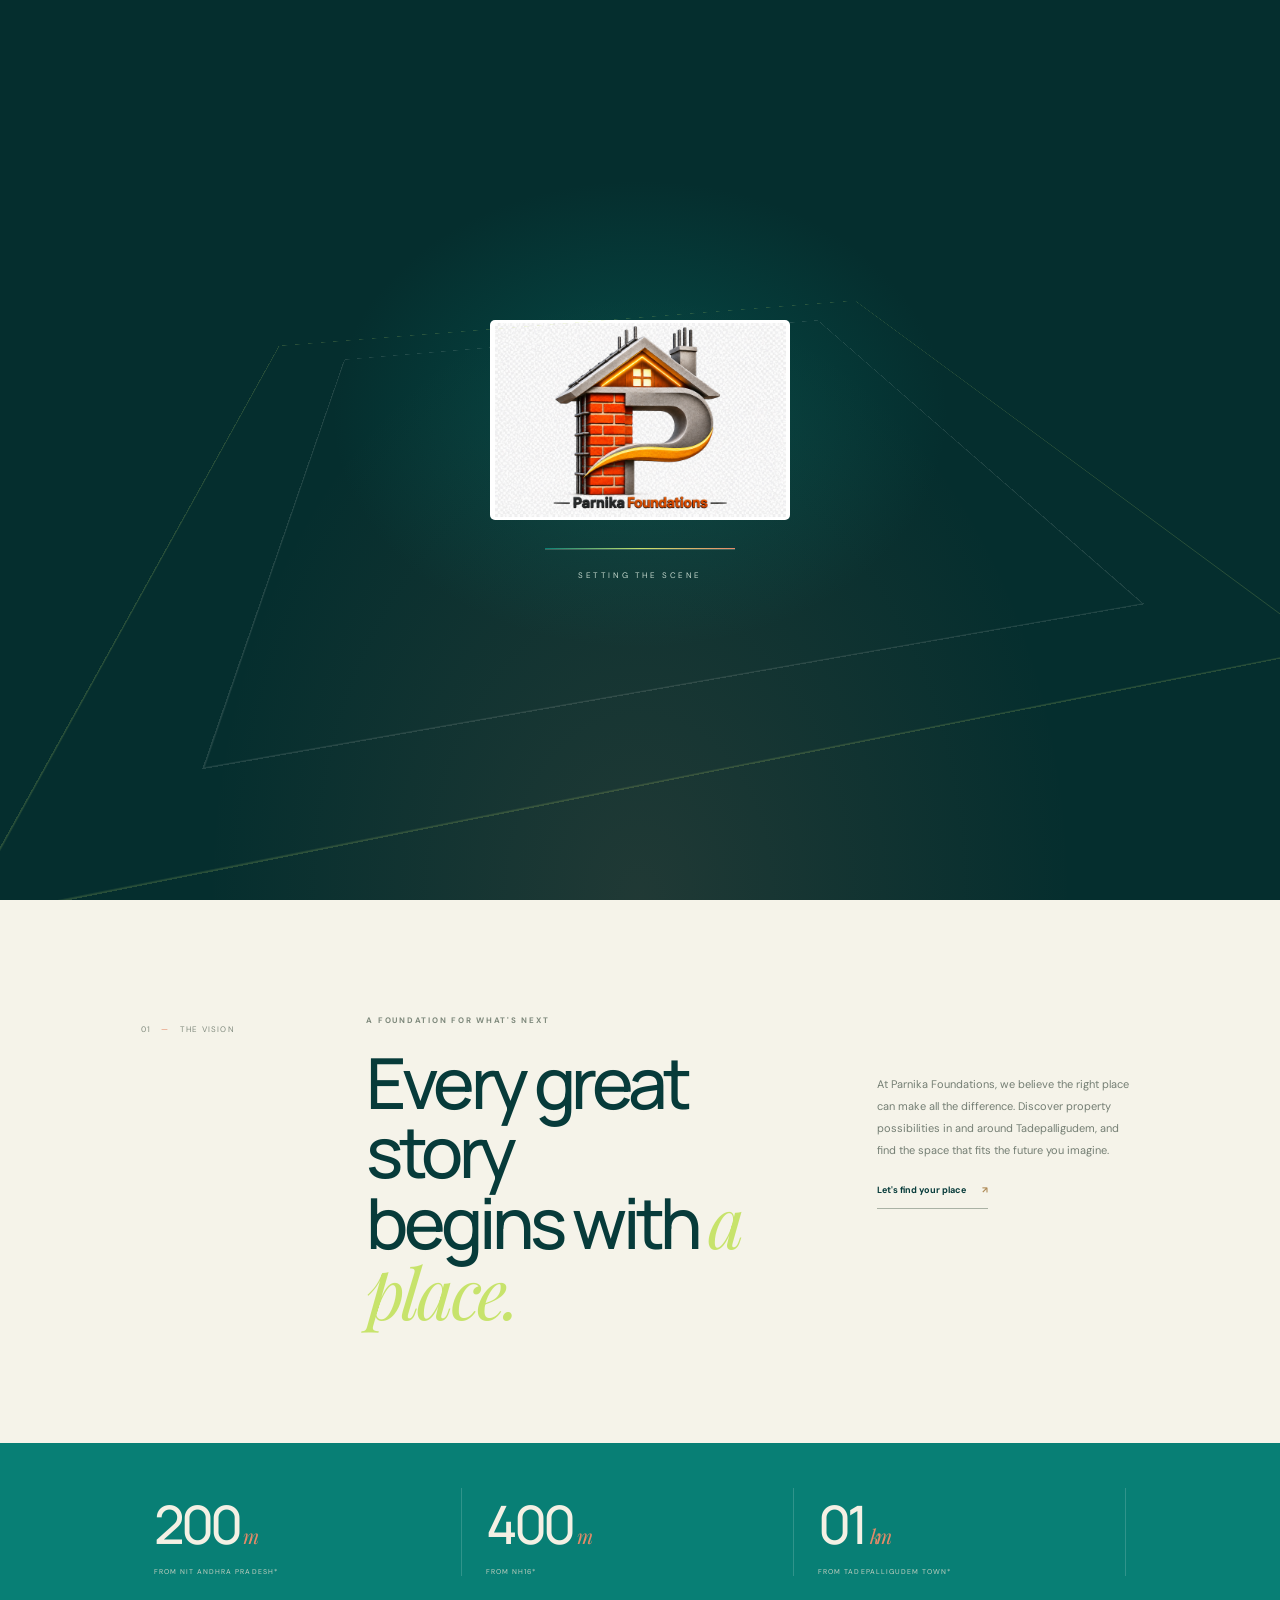
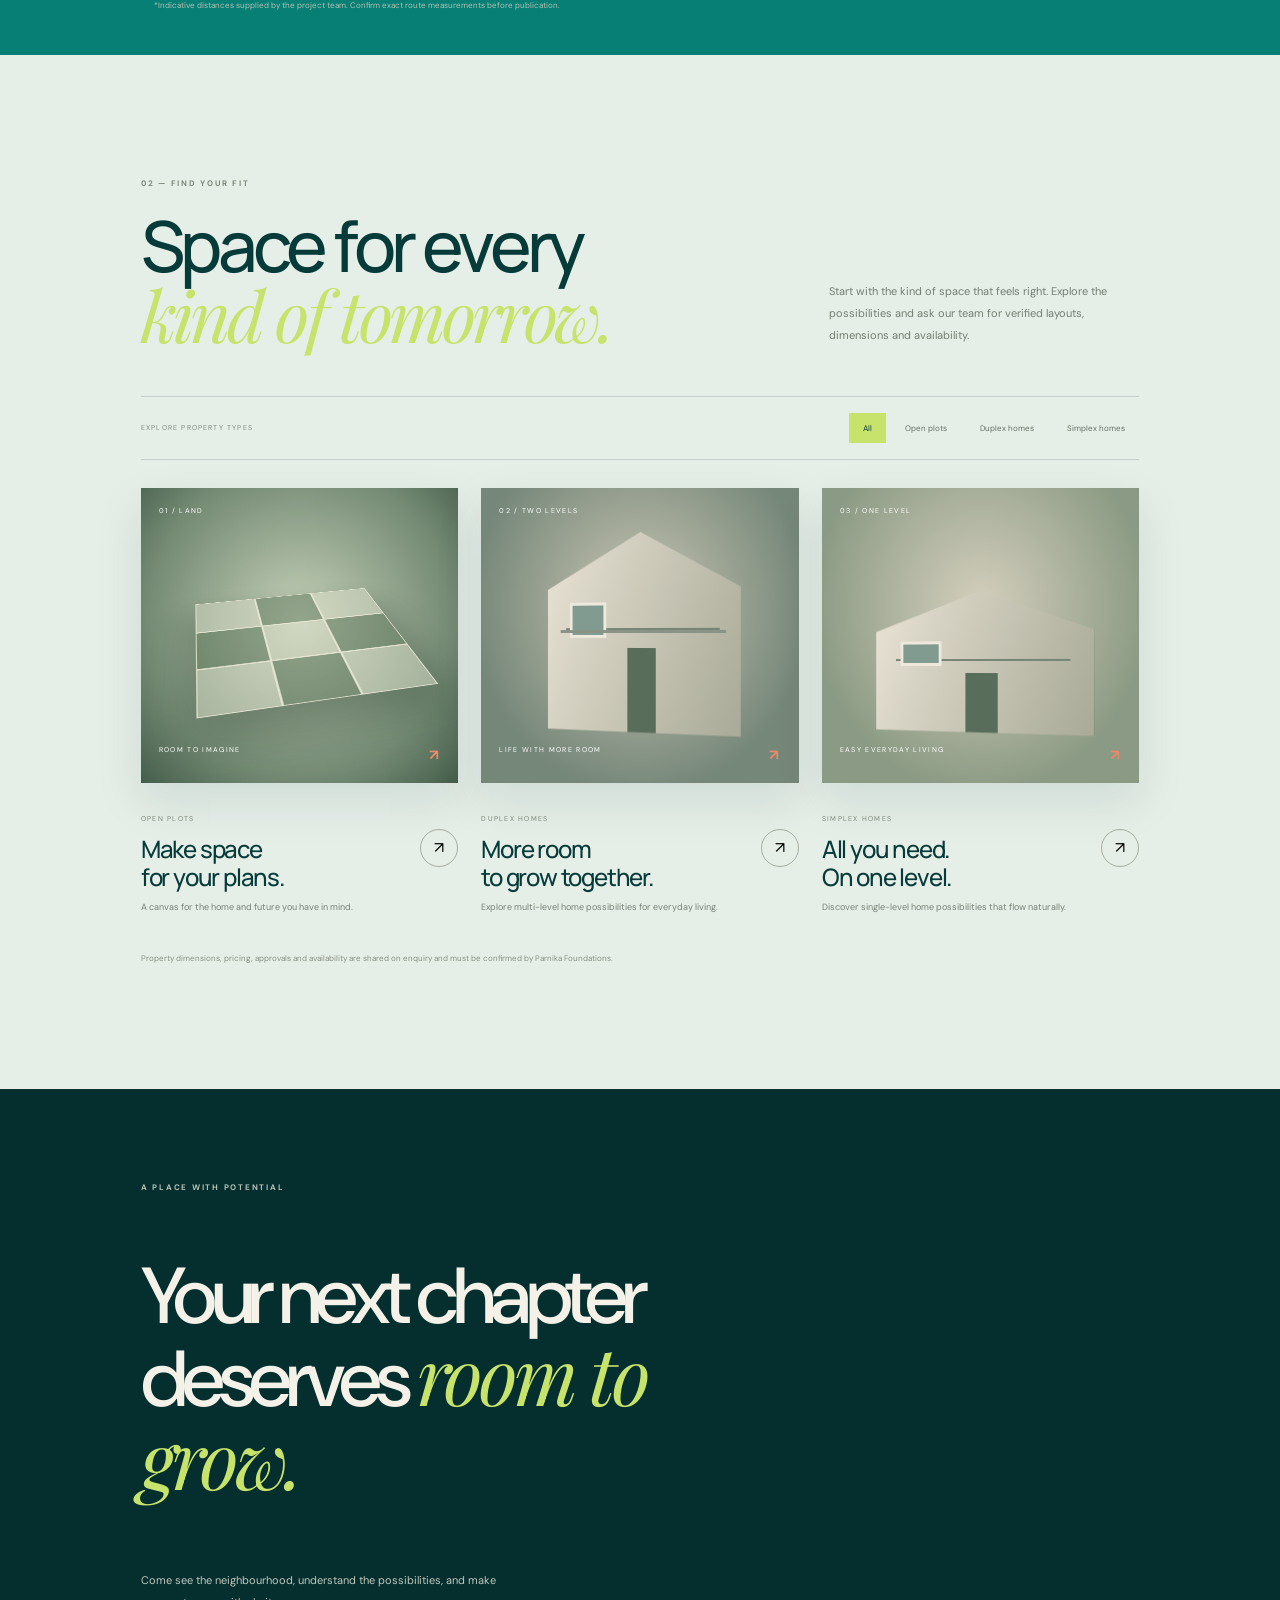
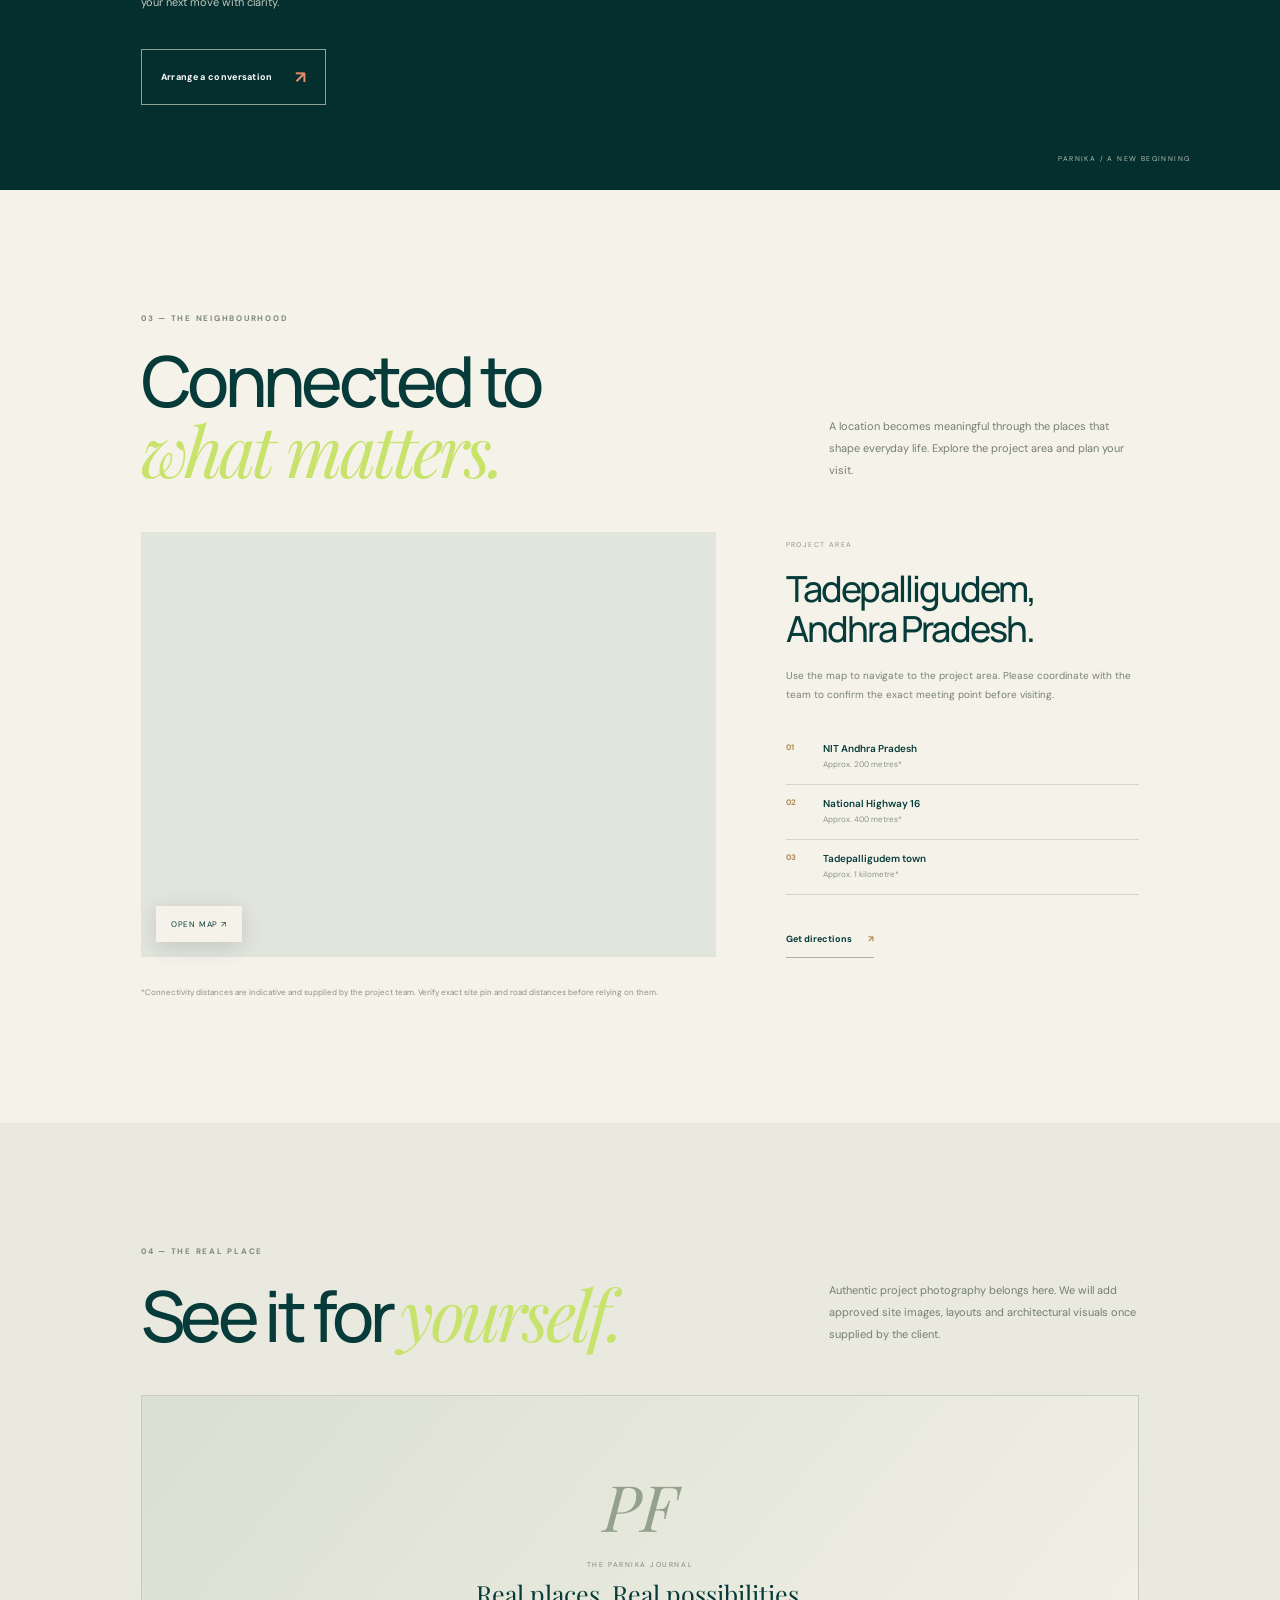
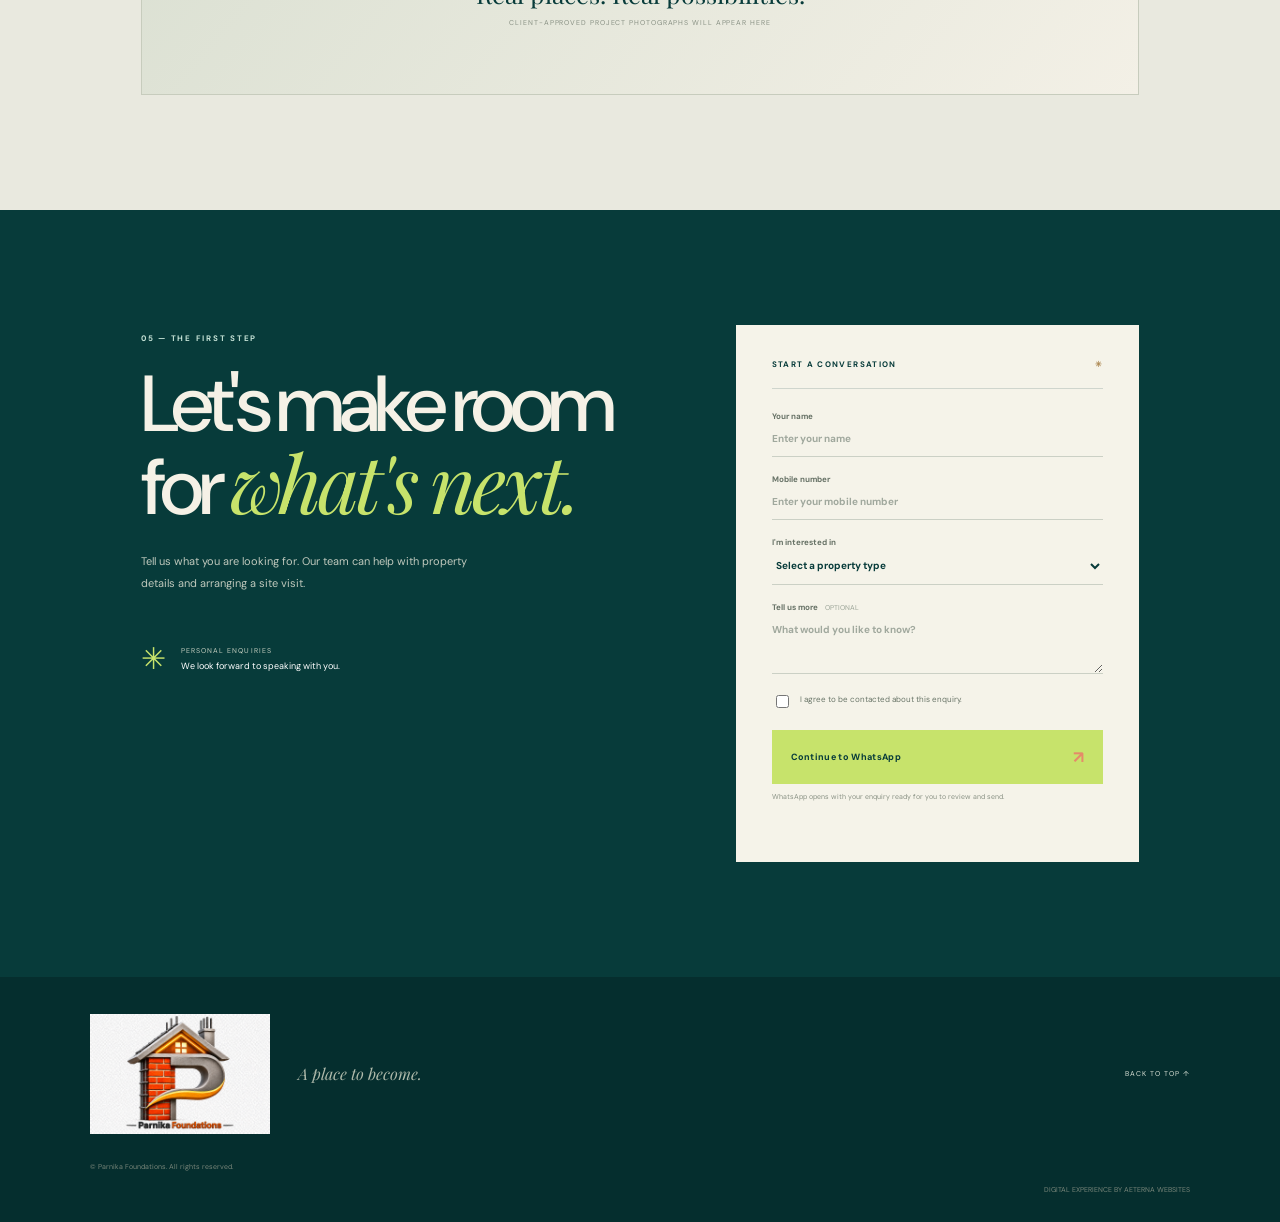
<file: index.html>
<!doctype html>
<html lang="en">
<head>
<meta charset="utf-8">
<meta name="viewport" content="width=device-width,initial-scale=1">
<meta name="theme-color" content="#101b17">
<meta name="description" content="Discover open plots, duplex homes and simplex homes with Parnika Foundations in Tadepalligudem, Andhra Pradesh.">
<title>Parnika Foundations — A place to become</title>
<link rel="preconnect" href="https://fonts.googleapis.com">
<link rel="preconnect" href="https://fonts.gstatic.com" crossorigin>
<link href="https://fonts.googleapis.com/css2?family=DM+Sans:wght@400;500;600;700&family=Manrope:wght@400;500;600;700;800&family=Playfair+Display:ital,wght@0,400;0,500;1,400;1,500&display=swap" rel="stylesheet">
<link rel="stylesheet" href="style.css">
</head>
<body>
<div class="loader" id="loader">
<img class="loader-logo"
     src="assets/parnika-logo.png"
     alt="Parnika Foundations">
  <div class="loader-line"><i></i></div>
  <small>SETTING THE SCENE</small>
</div>

<div class="announcement">
  <span class="live-dot"></span>
  A NEW PERSPECTIVE ON PLACE
  <span class="announcement-right">TADEPALLIGUDEM · ANDHRA PRADESH</span>
</div>

<header class="site-header">
  <a class="brand" href="#home">
  <img class="brand-logo" src="assets/parnika-logo.png" alt="Parnika Foundations">
</a>
  <button class="menu-toggle" aria-label="Toggle navigation" aria-expanded="false">
    <span></span><span></span>
  </button>
  <nav class="navigation">
    <a href="construction.html">3D Experience</a>
    <a href="#vision">Vision</a>
    <a href="#properties">Properties</a>
    <a href="#location">Location</a>
    <a href="#gallery">Gallery</a>
    <a class="nav-cta" href="#contact">Begin a conversation <b>↗</b></a>
  </nav>
</header>

<main>
<section class="hero" id="home">
  <div class="hero-noise"></div>
  <div class="hero-glow"></div>

  <div class="hero-copy">
    <p class="eyebrow"><span></span> PARNIKA FOUNDATIONS <i>·</i> TADEPALLIGUDEM</p>
    <h1>A place to<br><em>become.</em></h1>
    <p class="hero-intro">More than an address. A canvas for the life you're building, and the possibilities still ahead.</p>
    <div class="hero-actions">
      <a class="button button-light" href="#properties">Discover the possibilities <b>↗</b></a>
      <a class="text-link" href="#vision">Our point of view <span>↓</span></a>
    </div>
  </div>

  <div class="scene-wrap">
    <canvas id="architecture-scene" aria-label="Interactive 3D architectural scene"></canvas>
    <div class="scene-label scene-label-top"><span>01 / 03</span><i></i> ARCHITECTURE IN MOTION</div>
    <div class="scene-label scene-label-bottom">DRAG TO EXPLORE <span>↗</span></div>
    <div class="scene-caption">
      <small>THE ART OF ARRIVING</small>
      <strong>Imagine what<br>could take shape.</strong>
    </div>
       <a class="button button-light" href="construction.html">
  Watch the house come alive <b>↗</b>
</a>
  </div>

  <div class="hero-foot">
    <span>SCROLL TO EXPLORE <b>↓</b></span>
    <span>DESIGNED AROUND POSSIBILITY</span>
    <span>01 — 05</span>
  </div>
  <div class="hero-side-note">A THOUGHTFUL PLACE TO BEGIN</div>
</section>

<section class="intro section" id="vision">
  <div class="section-index">01 <span>—</span> THE VISION</div>
  <div class="intro-title">
    <p class="eyebrow dark">A FOUNDATION FOR WHAT'S NEXT</p>
    <h2>Every great story<br>begins with <em>a place.</em></h2>
  </div>
  <div class="intro-copy">
    <p>At Parnika Foundations, we believe the right place can make all the difference. Discover property possibilities in and around Tadepalligudem, and find the space that fits the future you imagine.</p>
    <a class="line-link" href="#contact">Let's find your place <b>↗</b></a>
  </div>
</section>

<section class="metrics">
  <div class="metric">
    <strong>200<span>m</span></strong>
    <small>FROM NIT ANDHRA PRADESH*</small>
  </div>
  <div class="metric">
    <strong>400<span>m</span></strong>
    <small>FROM NH16*</small>
  </div>
  <div class="metric">
    <strong>01<span>km</span></strong>
    <small>FROM TADEPALLIGUDEM TOWN*</small>
  </div>
  <p>*Indicative distances supplied by the project team. Confirm exact route measurements before publication.</p>
</section>

<section class="properties section" id="properties">
  <div class="section-heading">
    <div>
      <p class="eyebrow dark">02 — FIND YOUR FIT</p>
      <h2>Space for every<br><em>kind of tomorrow.</em></h2>
    </div>
    <p>Start with the kind of space that feels right. Explore the possibilities and ask our team for verified layouts, dimensions and availability.</p>
  </div>

  <div class="property-toolbar">
    <span>EXPLORE PROPERTY TYPES</span>
    <div class="filter-list">
      <button class="filter active" data-filter="all">All</button>
      <button class="filter" data-filter="plot">Open plots</button>
      <button class="filter" data-filter="duplex">Duplex homes</button>
      <button class="filter" data-filter="simplex">Simplex homes</button>
    </div>
  </div>

  <div class="property-grid">
    <article class="property-card" data-type="plot">
      <button class="property-visual visual-land details-btn" data-id="plot" aria-label="Explore open plots">
        <span class="visual-number">01 / LAND</span>
        <div class="land-model">
          <i></i><i></i><i></i><i></i><i></i><i></i><i></i><i></i><i></i>
        </div>
        <span class="visual-bottom">ROOM TO IMAGINE <b>↗</b></span>
      </button>
      <div class="property-meta">
        <div><small>OPEN PLOTS</small><h3>Make space<br>for your plans.</h3></div>
        <button class="round-arrow details-btn" data-id="plot" aria-label="Open plot details">↗</button>
      </div>
      <p>A canvas for the home and future you have in mind.</p>
    </article>

    <article class="property-card" data-type="duplex">
      <button class="property-visual visual-duplex details-btn" data-id="duplex" aria-label="Explore duplex homes">
        <span class="visual-number">02 / TWO LEVELS</span>
        <div class="house-model duplex-model"><i></i><b></b></div>
        <span class="visual-bottom">LIFE WITH MORE ROOM <b>↗</b></span>
      </button>
      <div class="property-meta">
        <div><small>DUPLEX HOMES</small><h3>More room<br>to grow together.</h3></div>
        <button class="round-arrow details-btn" data-id="duplex" aria-label="Duplex home details">↗</button>
      </div>
      <p>Explore multi-level home possibilities for everyday living.</p>
    </article>

    <article class="property-card" data-type="simplex">
      <button class="property-visual visual-simplex details-btn" data-id="simplex" aria-label="Explore simplex homes">
        <span class="visual-number">03 / ONE LEVEL</span>
        <div class="house-model simplex-model"><i></i><b></b></div>
        <span class="visual-bottom">EASY EVERYDAY LIVING <b>↗</b></span>
      </button>
      <div class="property-meta">
        <div><small>SIMPLEX HOMES</small><h3>All you need.<br>On one level.</h3></div>
        <button class="round-arrow details-btn" data-id="simplex" aria-label="Simplex home details">↗</button>
      </div>
      <p>Discover single-level home possibilities that flow naturally.</p>
    </article>
  </div>
  <p class="disclaimer">Property dimensions, pricing, approvals and availability are shared on enquiry and must be confirmed by Parnika Foundations.</p>
</section>

<section class="interlude">
  <div class="interlude-image"></div>
  <div class="interlude-shade"></div>
  <div class="interlude-copy">
    <p class="eyebrow">A PLACE WITH POTENTIAL</p>
    <h2>Your next chapter<br>deserves <em>room to grow.</em></h2>
    <p>Come see the neighbourhood, understand the possibilities, and make your next move with clarity.</p>
    <a class="button button-outline" href="#contact">Arrange a conversation <b>↗</b></a>
  </div>
  <span class="interlude-index">PARNIKA / A NEW BEGINNING</span>
</section>

<section class="location section" id="location">
  <div class="section-heading">
    <div>
      <p class="eyebrow dark">03 — THE NEIGHBOURHOOD</p>
      <h2>Connected to<br><em>what matters.</em></h2>
    </div>
    <p>A location becomes meaningful through the places that shape everyday life. Explore the project area and plan your visit.</p>
  </div>

  <div class="location-grid">
    <div class="map-panel">
      <iframe title="Parnika Foundations project area" loading="lazy" referrerpolicy="no-referrer-when-downgrade" src="https://www.google.com/maps?q=RGHJ%2BPF4%2C%20Tadepalligudem%2C%20Andhra%20Pradesh&output=embed"></iframe>
      <a href="https://www.google.com/maps/search/?api=1&query=RGHJ%2BPF4%2C+Tadepalligudem%2C+Andhra+Pradesh" target="_blank" rel="noopener">OPEN MAP ↗</a>
    </div>

    <div class="location-details">
      <small class="overline">PROJECT AREA</small>
      <h3>Tadepalligudem,<br>Andhra Pradesh.</h3>
      <p>Use the map to navigate to the project area. Please coordinate with the team to confirm the exact meeting point before visiting.</p>
      <div class="nearby-list">
        <div><b>01</b><span>NIT Andhra Pradesh<small>Approx. 200 metres*</small></span></div>
        <div><b>02</b><span>National Highway 16<small>Approx. 400 metres*</small></span></div>
        <div><b>03</b><span>Tadepalligudem town<small>Approx. 1 kilometre*</small></span></div>
      </div>
      <a class="line-link" target="_blank" rel="noopener" href="https://www.google.com/maps/search/?api=1&query=RGHJ%2BPF4%2C+Tadepalligudem%2C+Andhra+Pradesh">Get directions <b>↗</b></a>
    </div>
  </div>
  <p class="disclaimer">*Connectivity distances are indicative and supplied by the project team. Verify exact site pin and road distances before relying on them.</p>
</section>

<section class="gallery section" id="gallery">
  <div class="section-heading">
    <div><p class="eyebrow dark">04 — THE REAL PLACE</p><h2>See it for <em>yourself.</em></h2></div>
    <p>Authentic project photography belongs here. We will add approved site images, layouts and architectural visuals once supplied by the client.</p>
  </div>
  <div class="gallery-wait">
    <div class="gallery-monogram">PF</div>
    <span>THE PARNIKA JOURNAL</span>
    <strong>Real places. Real possibilities.</strong>
    <small>CLIENT-APPROVED PROJECT PHOTOGRAPHS WILL APPEAR HERE</small>
  </div>
</section>

<section class="contact section" id="contact">
  <div class="contact-copy">
    <p class="eyebrow">05 — THE FIRST STEP</p>
    <h2>Let's make room<br>for <em>what's next.</em></h2>
    <p>Tell us what you are looking for. Our team can help with property details and arranging a site visit.</p>
    <div class="contact-note">
      <span>✳</span>
      <div>PERSONAL ENQUIRIES<small>We look forward to speaking with you.</small></div>
    </div>
  </div>

  <form class="enquiry-form" id="enquiry-form">
    <div class="form-heading">START A CONVERSATION <span>✳</span></div>
    <label>Your name<input name="name" autocomplete="name" placeholder="Enter your name" required></label>
    <label>Mobile number<input name="phone" type="tel" inputmode="tel" autocomplete="tel" pattern="[0-9+()\s-]{8,18}" placeholder="Enter your mobile number" required></label>
    <label>I'm interested in
      <select name="interest" required>
        <option value="" disabled selected>Select a property type</option>
        <option>Open plots</option>
        <option>Duplex homes</option>
        <option>Simplex homes</option>
        <option>Need help deciding</option>
      </select>
    </label>
    <label>Tell us more <small>OPTIONAL</small><textarea name="message" rows="3" placeholder="What would you like to know?"></textarea></label>
    <label class="consent"><input type="checkbox" name="consent" required><span>I agree to be contacted about this enquiry.</span></label>
    <button class="button button-gold" type="submit">Continue to WhatsApp <b>↗</b></button>
    <p class="form-help">WhatsApp opens with your enquiry ready for you to review and send.</p>
    <p class="form-status" id="form-status" role="status" aria-live="polite"></p>
  </form>
</section>
</main>

<footer class="footer">
  <a class="brand brand-footer" href="#home">
  <img class="brand-logo" src="assets/parnika-logo.png" alt="Parnika Foundations">
</a>
  <p>A place to become.</p>
  <a href="#home">BACK TO TOP ↑</a>
  <small>© <span id="year"></span> Parnika Foundations. All rights reserved.</small>
  <small class="agency-credit">DIGITAL EXPERIENCE BY AETERNA WEBSITES</small>
</footer>

<div class="property-modal" id="property-modal" aria-hidden="true">
  <button class="modal-backdrop" data-close aria-label="Close details"></button>
  <div class="modal-card" role="dialog" aria-modal="true" aria-labelledby="modal-title">
    <button class="modal-x" data-close aria-label="Close">×</button>
    <small id="modal-label">PROPERTY DETAILS</small>
    <h2 id="modal-title">Explore the possibilities.</h2>
    <p id="modal-description"></p>
    <div class="modal-caveat">Specific dimensions, pricing, approvals and current availability must be confirmed directly by Parnika Foundations.</div>
    <a class="button button-dark" href="#contact" id="modal-enquire">Ask us about this <b>↗</b></a>
  </div>
</div>

<script type="module" src="main.js"></script>
</body>
</html>
</file>
<file: style.css>
:root {
  --ink: #073B3A;
  --forest: #073B3A;
  --moss: #087F75;
  --sage: #C7E36B;
  --stone: #E5EEE7;
  --paper: #F5F3E9;
  --gold: #E58B69;
  --muted: #6D8580;
  --line: rgba(7,59,58,.16);
  --sans: 'DM Sans', sans-serif;
  --display: 'Manrope', sans-serif;
  --serif: 'Playfair Display', Georgia, serif;
}


* {
  box-sizing: border-box;
}

html {
  scroll-behavior: smooth;
  scroll-padding-top: 84px;
}

body {
  margin: 0;
  background: var(--paper);
  color: var(--ink);
  font-family: var(--sans);
  -webkit-font-smoothing: antialiased;
}

a {
  color: inherit;
  text-decoration: none;
}

button, input, select, textarea {
  font: inherit;
}

.loader {
  position: fixed;
  inset: 0;
  z-index: 100;
  background: var(--forest);
  display: flex;
  flex-direction: column;
  align-items: center;
  justify-content: center;
  color: #d9dfd3;
  transition: opacity .7s, visibility .7s;
}

.loader.done {
  opacity: 0;
  visibility: hidden;
}

.loader-mark {
  font: 52px var(--serif);
  color: #eee9dc;
}

.loader-mark span {
  font-size: 25px;
  color: var(--gold);
}

.loader-line {
  width: 120px;
  height: 1px;
  background: #ffffff30;
  margin: 25px;
}

.loader-line i {
  display: block;
  width: 0;
  height: 1px;
  background: var(--gold);
  animation: loadline 1.3s ease forwards;
}

.loader small {
  font-size: 8px;
  letter-spacing: .25em;
  color: #a8b3a7;
}

@keyframes loadline {
  to { width: 100%; }
}

.announcement {
  height: 31px;
  background: #0a130f;
  color: #c5cebf;
  display: flex;
  align-items: center;
  justify-content: center;
  gap: 10px;
  font-size: 8px;
  letter-spacing: .18em;
}

.live-dot {
  width: 5px;
  height: 5px;
  border-radius: 50%;
  background: var(--gold);
  box-shadow: 0 0 0 4px #c7a66b20;
}

.announcement-right {
  position: absolute;
  right: 6%;
  color: #829082;
  font-size: 7px;
}

.site-header {
  height: 82px;
  min-height: 76px;
  padding: 0 7%;
  display: flex;
  align-items: center;
  justify-content: space-between;
  background: var(--paper);
  position: sticky;
  top: 0;
  z-index: 30;
  border-bottom: 1px solid #1b29220d;
}

.brand {
  display: flex;
  align-items: center;
  gap: 11px;
}

.brand-symbol {
  width: 39px;
  height: 39px;
  border: 1px solid var(--gold);
  display: grid;
  place-items: center;
  font: 24px var(--serif);
}

.brand-symbol span {
  font-size: 13px;
  color: var(--gold);
}

.brand-name {
  font: 800 12px var(--display);
  letter-spacing: .19em;
}

.brand-name small {
  display: block;
  font: 500 8px var(--sans);
  letter-spacing: .34em;
  color: #7e887d;
  margin-top: 4px;
}

.navigation {
  display: flex;
  align-items: center;
  gap: 34px;
  font-size: 10px;
  color: #59665c;
}

.navigation > a:not(.nav-cta):hover {
  color: #a27f4d;
}

.nav-cta {
  padding: 14px 18px;
  background: var(--moss);
  color: white;
}

.nav-cta b {
  color: var(--gold);
  margin-left: 14px;
}

.menu-toggle {
  display: none;
}

.hero {
  height: min(790px, calc(100svh - 113px));
  min-height: 630px;
  background: var(--forest);
  color: #f5f2e8;
  position: relative;
  overflow: hidden;
  isolation: isolate;
}

.hero-noise {
  position: absolute;
  inset: 0;
  opacity: .12;
  pointer-events: none;
  background-image: url("data:image/svg+xml,%3Csvg viewBox='0 0 180 180' xmlns='http://www.w3.org/2000/svg'%3E%3Cfilter id='n'%3E%3CfeTurbulence type='fractalNoise' baseFrequency='.9' numOctaves='3' stitchTiles='stitch'/%3E%3C/filter%3E%3Crect width='100%25' height='100%25' filter='url(%23n)' opacity='.28'/%3E%3C/svg%3E");
}

.hero-glow {
  position: absolute;
  width: 700px;
  height: 700px;
  right: 0;
  top: -220px;
  background: radial-gradient(circle, #c7a66b20, transparent 67%);
  pointer-events: none;
}

.hero-copy {
  position: absolute;
  z-index: 3;
  left: 10%;
  top: 45%;
  transform: translateY(-43%);
  width: 42%;
  max-width: 540px;
}

.eyebrow {
  font-size: 8px;
  letter-spacing: .22em;
  font-weight: 700;
  color: #b9c4b7;
}

.eyebrow > span {
  display: inline-block;
  width: 23px;
  height: 1px;
  background: var(--gold);
  vertical-align: middle;
  margin-right: 9px;
}

.eyebrow i {
  font-style: normal;
  color: var(--gold);
  padding: 0 5px;
}

.eyebrow.dark {
  color: #7d887b;
}

.hero h1 {
  font: 500 clamp(58px,7.2vw,100px)/.94 var(--display);
  letter-spacing: -.075em;
  margin: 27px 0;
}

.hero h1 em,
.intro h2 em,
.section-heading h2 em,
.interlude h2 em,
.contact h2 em {
  font-family: var(--serif);
  font-weight: 400;
  color: var(--sage);
  letter-spacing: -.055em;
}

.hero-intro {
  font-size: 12px;
  line-height: 1.9;
  color: #c4cec2;
  max-width: 360px;
}

.hero-actions {
  display: flex;
  align-items: center;
  gap: 26px;
  margin-top: 33px;
}

.button {
  display: inline-flex;
  align-items: center;
  justify-content: space-between;
  gap: 22px;
  padding: 16px 19px;
  font-size: 9px;
  font-weight: 700;
  letter-spacing: .035em;
  border: 0;
  cursor: pointer;
  transition: transform .25s, background .25s;
}

.button:hover {
  transform: translateY(-3px);
}

.button b {
  font-size: 17px;
  color: var(--gold);
}

.button-light {
  background: var(--paper);
  color: var(--ink);
}

.text-link {
  font-size: 9px;
  color: #e5e8df;
}

.text-link span {
  color: var(--gold);
  margin-left: 9px;
}

.scene-wrap {
  position: absolute;
  right: 0;
  top: 0;
  width: 61%;
  height: 100%;
  z-index: 1;
  cursor: grab;
}

.scene-wrap:active {
  cursor: grabbing;
}

.scene-wrap:after {
  content: "";
  position: absolute;
  inset: 0;
  pointer-events: none;
  background:
    linear-gradient(90deg, var(--forest) 0%, #101b17a8 13%, transparent 42%),
    linear-gradient(0deg, var(--forest) 0%, transparent 20%);
}

#architecture-scene {
  width: 100%;
  height: 100%;
  display: block;
  outline: 0;
}

.scene-label {
  position: absolute;
  z-index: 3;
  font-size: 7px;
  letter-spacing: .2em;
  color: #d2d9ce;
  pointer-events: none;
}

.scene-label-top {
  right: 11%;
  top: 12%;
  display: flex;
  align-items: center;
  gap: 12px;
}

.scene-label-top span {
  color: var(--gold);
}

.scene-label-top i {
  height: 1px;
  width: 28px;
  background: #c7a66b;
}

.scene-label-bottom {
  right: 10%;
  bottom: 13%;
}

.scene-label-bottom span {
  color: var(--gold);
  margin-left: 9px;
}

.scene-caption {
  position: absolute;
  right: 10%;
  bottom: 23%;
  z-index: 3;
  text-align: right;
  pointer-events: none;
}

.scene-caption small {
  display: block;
  font-size: 7px;
  letter-spacing: .22em;
  color: var(--gold);
  margin-bottom: 10px;
}

.scene-caption strong {
  font: 400 25px/1.1 var(--serif);
  color: #f1eee4;
}

.hero-foot {
  position: absolute;
  z-index: 4;
  left: 7%;
  right: 7%;
  bottom: 25px;
  display: flex;
  justify-content: space-between;
  color: #9eaa9d;
  font-size: 7px;
  letter-spacing: .18em;
}

.hero-foot b {
  color: var(--gold);
  font-size: 13px;
  margin-left: 8px;
}

.hero-side-note {
  position: absolute;
  z-index: 3;
  left: 3%;
  top: 45%;
  writing-mode: vertical-rl;
  transform: rotate(180deg);
  font-size: 7px;
  letter-spacing: .22em;
  color: #879587;
}

.section {
  padding: 115px 11%;
}

.intro {
  display: grid;
  grid-template-columns: .8fr 2fr 1.1fr;
  gap: 35px;
  align-items: start;
  background: var(--paper);
}

.section-index {
  font-size: 8px;
  letter-spacing: .15em;
  color: #818b7f;
  padding-top: 9px;
}

.section-index span {
  color: var(--gold);
  padding: 0 7px;
}

.intro-title .eyebrow {
  margin-top: 0;
}

.intro h2,
.section-heading h2 {
  font-size: clamp(45px,5.5vw,72px);
  margin: 23px 0 0;
  font: 500 clamp(45px,5.5vw,72px)/.98 var(--display);
  letter-spacing: -.065em;
}

.intro h2 em,
.section-heading h2 em {
  color: #7d907c;
}

.intro-copy {
  padding-top: 47px;
}

.intro-copy p,
.section-heading > p {
  font-size: 11px;
  line-height: 2;
  color: #747e73;
}

.line-link {
  display: inline-block;
  font-size: 9px;
  font-weight: 700;
  padding: 12px 0;
  border-bottom: 1px solid #aab2a5;
}

.line-link b {
  color: #ae8955;
  margin-left: 14px;
}

.metrics {
  background: var(--moss);
  color: #f4f0e4;
  padding: 45px 12%;
  display: grid;
  grid-template-columns: repeat(3,1fr);
  gap: 24px;
}

.metric {
  border-right: 1px solid #ffffff2a;
}

.metric strong {
  font: 500 53px var(--display);
  letter-spacing: -.07em;
}

.metric strong span {
  font: italic 20px var(--serif);
  color: var(--gold);
  margin-left: 4px;
}

.metric small {
  display: block;
  font-size: 7px;
  letter-spacing: .15em;
  color: #c5d0c2;
  margin-top: 7px;
}

.metrics > p {
  grid-column: 1/-1;
  font-size: 8px;
  color: #b2c0b1;
  margin: 0;
}

.properties {
  background: var(--stone);
}

.section-heading {
  display: flex;
  align-items: end;
  justify-content: space-between;
  gap: 55px;
  margin-bottom: 45px;
}

.section-heading > p {
  max-width: 310px;
  margin-bottom: 5px;
}

.property-toolbar {
  display: flex;
  justify-content: space-between;
  align-items: center;
  padding: 16px 0;
  border-top: 1px solid var(--line);
  border-bottom: 1px solid var(--line);
  margin-bottom: 28px;
}

.property-toolbar > span {
  font-size: 7px;
  letter-spacing: .17em;
  color: #808a7e;
}

.filter-list {
  display: flex;
  gap: 5px;
  flex-wrap: wrap;
}

.filter {
  background: transparent;
  border: 1px solid transparent;
  padding: 9px 13px;
  font-size: 8px;
  color: #667166;
  cursor: pointer;
}

.filter.active,
.filter:hover {
  background: var(--moss);
  color: white;
}

.property-grid {
  display: grid;
  grid-template-columns: repeat(3,1fr);
  gap: 23px;
}

.property-card.hidden {
  display: none;
}

.property-visual {
  height: 295px;
  width: 100%;
  position: relative;
  overflow: hidden;
  border: 0;
  display: block;
  text-align: left;
  cursor: pointer;
  transition: transform .5s;
}

.property-visual:hover {
  transform: translateY(-5px);
}

.visual-number,
.visual-bottom {
  position: absolute;
  z-index: 2;
  color: #fff;
  font-size: 7px;
  letter-spacing: .19em;
}

.visual-number {
  top: 18px;
  left: 18px;
}

.visual-bottom {
  left: 18px;
  right: 18px;
  bottom: 18px;
  display: flex;
  justify-content: space-between;
}

.visual-bottom b {
  color: var(--gold);
  font-size: 15px;
}

.visual-land {
  background: radial-gradient(ellipse at 50% 45%,#c5d0b8,#758b74 68%,#435d4b);
}

.land-model {
  position: absolute;
  left: 18%;
  right: 18%;
  top: 19%;
  bottom: 17%;
  display: grid;
  grid-template-columns: repeat(3,1fr);
  grid-template-rows: repeat(3,1fr);
  transform: perspective(420px) rotateX(57deg) rotateZ(-12deg);
  box-shadow: 0 25px 45px #142c1d55;
}

.land-model i {
  border: 1px solid #f4f0ddc9;
  background: #e5e5d16b;
}

.land-model i:nth-child(2n) {
  background: #516e526e;
}

.visual-duplex {
  background: radial-gradient(ellipse at 50% 40%,#c9c5b3,#758779 75%);
}

.visual-simplex {
  background: radial-gradient(ellipse at 50% 40%,#d4cfbd,#8b9a84 75%);
}

.house-model {
  position: absolute;
  width: 62%;
  height: 57%;
  left: 19%;
  bottom: 17%;
  background: linear-gradient(110deg,#e9e3d5,#a9aa98);
  clip-path: polygon(50% 0,100% 28%,100% 100%,0 100%,0 28%);
  filter: drop-shadow(12px 20px 12px #182e2160);
  transform: perspective(500px) rotateY(-12deg);
}

.house-model:before {
  content: "";
  position: absolute;
  left: 10%;
  right: 10%;
  top: 48%;
  height: 2px;
  background: #778577;
}

.house-model i {
  position: absolute;
  left: 43%;
  bottom: 0;
  width: 15%;
  height: 42%;
  background: #596d5b;
}

.house-model b {
  position: absolute;
  left: 12%;
  top: 35%;
  width: 20%;
  height: 18%;
  background: #829b91;
  border: 3px solid #eee9dc;
}

.duplex-model {
  height: 68%;
}

.duplex-model:after {
  content: "";
  position: absolute;
  left: 7%;
  right: 7%;
  top: 49%;
  height: 3px;
  background: #899487;
}

.simplex-model {
  height: 48%;
  left: 15%;
  width: 70%;
}

.property-meta {
  display: flex;
  align-items: center;
  justify-content: space-between;
  margin-top: 22px;
}

.property-meta small {
  font-size: 7px;
  letter-spacing: .18em;
  color: #818a7d;
}

.property-meta h3 {
  font: 500 24px/1.15 var(--display);
  letter-spacing: -.05em;
  margin: 9px 0 0;
}

.round-arrow {
  width: 38px;
  height: 38px;
  border: 1px solid #a6ad9f;
  border-radius: 50%;
  background: transparent;
  cursor: pointer;
  font-size: 16px;
  transition: .25s;
}

.round-arrow:hover {
  background: var(--moss);
  color: white;
}

.property-card > p {
  font-size: 9px;
  line-height: 1.8;
  color: #788175;
  max-width: 260px;
}

.disclaimer {
  font-size: 8px;
  line-height: 1.8;
  color: #899184;
  margin-top: 27px;
}

.interlude {
  min-height: 590px;
  background: #101b17;
  position: relative;
  display: flex;
  align-items: center;
  overflow: hidden;
  color: #f4f1e8;
}

.interlude-image {
  position: absolute;
  inset: 0 0 0 40%;
  background: url('https://images.unsplash.com/photo-1600210492486-724fe5c67fb0?auto=format&fit=crop&w=1600&q=88') center/cover;
  opacity: .6;
}

.interlude-shade {
  position: absolute;
  inset: 0;
  background: linear-gradient(90deg,#101b17 20%,#101b17e8 44%,#101b1730);
}

.interlude-copy {
  position: relative;
  z-index: 2;
  padding: 85px 11%;
  max-width: 820px;
}

.interlude h2,
.contact h2 {
  font-size: clamp(48px,6.2vw,80px);
  font-weight: 500;
  line-height: .98;
  letter-spacing: -.07em;
}

.interlude-copy > p:not(.eyebrow),
.contact-copy > p:not(.eyebrow) {
  font-size: 11px;
  line-height: 2;
  color: #c0c9bd;
  max-width: 360px;
}

.button-outline {
  border: 1px solid #93a08e;
  color: white;
  background: transparent;
  margin-top: 25px;
}

.interlude-index {
  position: absolute;
  right: 7%;
  bottom: 27px;
  font-size: 7px;
  letter-spacing: .2em;
  color: #b2bdae;
}

.location {
  background: var(--paper);
}

.location-grid {
  display: grid;
  grid-template-columns: 1.3fr .8fr;
  gap: 70px;
  align-items: center;
}

.map-panel {
  height: 425px;
  position: relative;
  background: #e2e5dc;
}

.map-panel iframe {
  width: 100%;
  height: 100%;
  border: 0;
  filter: saturate(.72);
}

.map-panel > a {
  position: absolute;
  bottom: 15px;
  left: 15px;
  background: var(--paper);
  padding: 13px 15px;
  font-size: 8px;
  letter-spacing: .1em;
  box-shadow: 0 5px 22px #0002;
}

.overline {
  font-size: 7px;
  letter-spacing: .2em;
  color: #8c9587;
}

.location-details h3 {
  font: 500 36px/1.12 var(--display);
  letter-spacing: -.05em;
  margin: 17px 0;
}

.location-details > p {
  font-size: 10px;
  line-height: 1.9;
  color: #778176;
}

.nearby-list {
  margin: 26px 0;
}

.nearby-list > div {
  display: grid;
  grid-template-columns: 27px 1fr;
  gap: 3px 10px;
  padding: 12px 0;
  border-bottom: 1px solid var(--line);
}

.nearby-list b {
  grid-row: span 2;
  color: #ae8955;
  font-size: 8px;
}

.nearby-list span {
  font-size: 10px;
  font-weight: 600;
}

.nearby-list small {
  display: block;
  font-size: 8px;
  color: #8b9488;
  font-weight: 400;
  margin-top: 4px;
}

.gallery {
  background: #e9e9df;
}

.gallery-wait {
  height: 300px;
  border: 1px solid #c7ccbd;
  background: linear-gradient(130deg,#d9dfd1,#f3f0e6);
  display: flex;
  flex-direction: column;
  align-items: center;
  justify-content: center;
  text-align: center;
}

.gallery-monogram {
  font: italic 64px var(--serif);
  color: #94a18e;
}

.gallery-wait > span {
  font-size: 7px;
  letter-spacing: .22em;
  color: #7b8879;
  margin-top: 12px;
}

.gallery-wait strong {
  font: 400 25px var(--serif);
  margin: 8px;
}

.gallery-wait small {
  font-size: 7px;
  letter-spacing: .13em;
  color: #899184;
}

.contact {
  background: var(--forest);
  color: #f5f1e6;
  display: grid;
  grid-template-columns: 1fr .85fr;
  gap: 12%;
  align-items: start;
}

.contact h2 {
  margin: 23px 0;
}

.contact h2 em {
  color: var(--sage);
}

.contact-note {
  display: flex;
  gap: 14px;
  align-items: center;
  margin-top: 45px;
  font-size: 7px;
  letter-spacing: .15em;
  color: #c3cdbf;
}

.contact-note > span {
  font-size: 30px;
  color: var(--gold);
}

.contact-note small {
  display: block;
  font-size: 9px;
  letter-spacing: 0;
  color: white;
  margin-top: 5px;
}

.enquiry-form {
  background: #f3f1e8;
  color: var(--ink);
  padding: 34px 36px;
}

.form-heading {
  font-size: 8px;
  letter-spacing: .17em;
  font-weight: 700;
  border-bottom: 1px solid var(--line);
  padding-bottom: 19px;
  margin-bottom: 22px;
  display: flex;
  justify-content: space-between;
}

.form-heading span {
  color: #ad8853;
}

.enquiry-form > label:not(.consent) {
  display: block;
  font-size: 8px;
  font-weight: 700;
  color: #667165;
  margin-bottom: 17px;
}

.enquiry-form input:not([type=checkbox]),
.enquiry-form select,
.enquiry-form textarea {
  display: block;
  width: 100%;
  border: 0;
  border-bottom: 1px solid #cbd0c5;
  background: transparent;
  padding: 11px 0;
  font-size: 10px;
  color: var(--ink);
  outline: 0;
  border-radius: 0;
}

.enquiry-form input:focus,
.enquiry-form select:focus,
.enquiry-form textarea:focus {
  border-color: #a27f4d;
}

.enquiry-form textarea {
  resize: vertical;
}

.enquiry-form input::placeholder,
.enquiry-form textarea::placeholder {
  color: #a0a89d;
}

.enquiry-form label > small {
  font-size: 7px;
  color: #9ca598;
  font-weight: 400;
  margin-left: 5px;
}

.consent {
  display: flex;
  gap: 8px;
  align-items: flex-start;
  font-size: 8px;
  line-height: 1.6;
  color: #697568;
  margin: 19px 0;
}

.consent input {
  accent-color: var(--moss);
  margin-top: 2px;
}

.button-gold {
  background: var(--gold);
  color: #17231b;
  width: 100%;
}

.button-gold:hover {
  background: #d6b980;
}

.form-help,
.form-status {
  font-size: 7px;
  line-height: 1.6;
  color: #899184;
}

.form-status {
  color: #426a4a;
  min-height: 12px;
}

.footer {
  background: #0a130f;
  color: #d9e0d5;
  padding: 37px 7% 23px;
  display: flex;
  align-items: center;
  gap: 28px;
  flex-wrap: wrap;
}

.brand-footer .brand-symbol {
  color: #fff;
}

.brand-footer .brand-name small {
  color: #89978a;
}

.footer > p {
  font: italic 16px var(--serif);
  color: #aeb9aa;
  margin-right: auto;
}

.footer > a:not(.brand) {
  font-size: 7px;
  letter-spacing: .15em;
}

.footer > small {
  width: 100%;
  font-size: 7px;
  color: #788579;
}

.footer .agency-credit {
  margin-top: -18px;
  text-align: right;
}

.property-modal {
  display: none;
  position: fixed;
  inset: 0;
  z-index: 80;
  align-items: center;
  justify-content: center;
  padding: 20px;
}

.property-modal.open {
  display: flex;
}

.modal-backdrop {
  position: absolute;
  inset: 0;
  border: 0;
  background: #07110fdb;
  backdrop-filter: blur(5px);
}

.modal-card {
  position: relative;
  background: var(--paper);
  padding: 44px;
  max-width: 490px;
  width: 100%;
  box-shadow: 0 25px 90px #0005;
}

.modal-card > small {
  font-size: 7px;
  letter-spacing: .2em;
  color: #8a9587;
}

.modal-card h2 {
  font: 500 39px var(--display);
  letter-spacing: -.06em;
  margin: 16px 0;
}

.modal-card p {
  font-size: 11px;
  line-height: 1.9;
  color: #6f796e;
}

.modal-caveat {
  padding: 14px;
  background: #e9ebe2;
  font-size: 9px;
  line-height: 1.7;
  color: #778174;
  margin: 20px 0;
}

.modal-x {
  position: absolute;
  right: 17px;
  top: 10px;
  border: 0;
  background: none;
  font-size: 28px;
  color: #6b766a;
  cursor: pointer;
}

.button-dark {
  background: var(--moss);
  color: white;
}

.button-dark b {
  color: var(--gold);
}

.reveal {
  opacity: 0;
  transform: translateY(24px);
  transition: opacity .8s, transform .8s;
}

.reveal.visible {
  opacity: 1;
  transform: none;
}

/* TABLET */

@media(max-width:900px) {
  .navigation { gap: 17px; }

  .section { padding: 88px 7%; }

  .intro {
    grid-template-columns: .7fr 2fr;
  }

  .intro-copy {
    grid-column: 2;
    padding-top: 0;
  }

  .property-visual { height: 235px; }

  .location-grid { gap: 35px; }

  .contact { gap: 7%; }

  .hero-copy {
    left: 7%;
    width: 45%;
  }

  .scene-wrap { width: 65%; }
}

/* MOBILE */

@media(max-width:680px) {
  .announcement { font-size: 7px; }

  .announcement-right { display: none; }

  .site-header {
    height: 70px;
    padding: 0 6%;
  }

  .menu-toggle {
    display: flex;
    flex-direction: column;
    gap: 5px;
    border: 0;
    background: none;
    padding: 9px;
  }

  .menu-toggle span {
    width: 23px;
    height: 1px;
    background: var(--ink);
  }

  .navigation {
    display: none;
    position: absolute;
    top: 70px;
    left: 0;
    right: 0;
    background: var(--paper);
    padding: 15px 7% 22px;
    flex-direction: column;
    align-items: stretch;
    gap: 0;
    box-shadow: 0 15px 25px #0001;
  }

  .navigation.open { display: flex; }

  .navigation > a {
    padding: 14px 0;
    border-bottom: 1px solid var(--line);
  }

  .navigation .nav-cta {
    padding: 14px;
    margin-top: 12px;
    text-align: center;
  }

  .hero {
    height: 780px;
    min-height: 0;
  }

  .hero-copy {
    top: 12%;
    left: 7%;
    right: 7%;
    width: auto;
    transform: none;
  }

  .hero h1 {
    font-size: 65px;
    margin: 22px 0;
  }

  .hero-intro {
    max-width: 320px;
    font-size: 11px;
  }

  .hero-actions {
    gap: 16px;
    align-items: flex-start;
    flex-direction: column;
    margin-top: 22px;
  }

  .scene-wrap {
    top: 37%;
    width: 100%;
    height: 57%;
  }

  .scene-wrap:after {
    background: linear-gradient(180deg,var(--forest) 0%,transparent 28%,transparent 75%,var(--forest) 100%);
  }

  .scene-label-top {
    top: 12%;
    right: 7%;
  }

  .scene-label-bottom {
    right: 7%;
    bottom: 11%;
  }

  .scene-caption {
    right: 7%;
    bottom: 22%;
  }

  .scene-caption strong { font-size: 21px; }

  .hero-foot {
    left: 7%;
    right: 7%;
    bottom: 16px;
    font-size: 6px;
  }

  .hero-foot span:nth-child(2),
  .hero-side-note { display: none; }

  .section { padding: 72px 7%; }

  .intro { display: block; }

  .section-index { margin-bottom: 28px; }

  .intro h2,
  .section-heading h2 { font-size: 47px; }

  .intro-copy {
    padding-top: 18px;
    max-width: 370px;
  }

  .metrics {
    grid-template-columns: 1fr 1fr;
    padding: 35px 7%;
    gap: 24px;
  }

  .metric { border: 0; }

  .metric strong { font-size: 44px; }

  .metrics > p { font-size: 7px; }

  .section-heading {
    display: block;
    margin-bottom: 30px;
  }

  .section-heading > p {
    margin-top: 18px;
    max-width: 370px;
  }

  .property-toolbar { display: block; }

  .property-toolbar > span {
    display: block;
    margin-bottom: 12px;
  }

  .filter { padding: 8px 10px; }

  .property-grid {
    grid-template-columns: 1fr;
    gap: 35px;
  }

  .property-visual { height: 285px; }

  .property-meta h3 { font-size: 26px; }

  .interlude { min-height: 560px; }

  .interlude-image {
    inset: 0;
    background-position: 60%;
    opacity: .45;
  }

  .interlude-shade {
    background: linear-gradient(90deg,#101b17eb,#101b177a);
  }

  .interlude-copy { padding: 72px 7%; }

  .interlude h2,
  .contact h2 { font-size: 49px; }

  .location-grid {
    grid-template-columns: 1fr;
    gap: 30px;
  }

  .map-panel { height: 330px; }

  .location-details h3 { font-size: 33px; }

  .gallery-wait {
    height: 250px;
    padding: 18px;
  }

  .contact {
    grid-template-columns: 1fr;
    gap: 36px;
  }

  .contact-note { margin-top: 30px; }

  .enquiry-form { padding: 27px 22px; }

  .footer {
    padding: 32px 7% 20px;
    gap: 14px;
  }

  .footer > p {
    width: 100%;
    order: 2;
    margin: 0;
  }

  .footer > a:not(.brand) {
    margin-left: auto;
  }

  .footer > small { order: 3; }

  .footer .agency-credit {
    margin: 0;
    text-align: left;
  }

  .modal-card { padding: 38px 24px; }

  .modal-card h2 { font-size: 32px; }
}

@media(prefers-reduced-motion:reduce) {
  *,
  *:before,
  *:after {
    scroll-behavior: auto !important;
    animation-duration: .01ms !important;
    transition-duration: .01ms !important;
  }

  .reveal {
    opacity: 1;
    transform: none;
  }
}

/* =====================================
   PARNIKA FOUNDATIONS
   TROPICAL CINEMA DESIGN SYSTEM
===================================== */

.loader {
  background:
    radial-gradient(ellipse at 50% 46%, rgba(8,127,117,.34), transparent 34%),
    radial-gradient(ellipse at 50% 100%, rgba(229,139,105,.12), transparent 48%),
    #052e2e;
  overflow: hidden;
}

.loader::before,
.loader::after {
  content: "";
  position: absolute;
  pointer-events: none;
  inset: 11% 18%;
  border: 1px solid rgba(199,227,107,.18);
  transform: perspective(700px) rotateX(58deg) rotateZ(-12deg);
  animation: loaderArchitecture 5s ease-in-out infinite alternate;
}

.loader::after {
  inset: 18% 25%;
  border-color: rgba(245,243,233,.12);
  animation-delay: -2.5s;
}

.loader-mark {
  position: relative;
  z-index: 1;
  font-size: clamp(68px, 9vw, 104px);
  letter-spacing: -.12em;
  text-shadow: 0 0 42px rgba(199,227,107,.18);
  animation: monogramReveal 1.4s cubic-bezier(.2,.8,.2,1) both;
}

.loader-mark span {
  color: #C7E36B;
}

.loader-line {
  position: relative;
  z-index: 1;
  width: min(190px, 38vw);
  height: 2px;
  background: rgba(245,243,233,.2);
  margin: 28px 0 20px;
  overflow: hidden;
}

.loader-line i {
  background: linear-gradient(90deg,#087F75,#C7E36B,#E58B69);
  box-shadow: 0 0 16px rgba(199,227,107,.6);
  animation: loadline 2s cubic-bezier(.65,0,.35,1) forwards;
}

.loader small {
  position: relative;
  z-index: 1;
  color: #C4D8CD;
  letter-spacing: .32em;
  animation: loaderText 1.2s .25s both;
}

@keyframes loaderArchitecture {
  from {
    opacity: .35;
    transform: perspective(700px) rotateX(58deg) rotateZ(-12deg) scale(.92);
  }
  to {
    opacity: .9;
    transform: perspective(700px) rotateX(58deg) rotateZ(-12deg) scale(1.05);
  }
}

@keyframes monogramReveal {
  from {
    opacity: 0;
    transform: translateY(18px) scale(.88);
    filter: blur(8px);
  }
  to {
    opacity: 1;
    transform: translateY(0) scale(1);
    filter: blur(0);
  }
}

@keyframes loaderText {
  from {
    opacity: 0;
    letter-spacing: .6em;
  }
  to {
    opacity: 1;
    letter-spacing: .32em;
  }
}

/* Brand and navigation */

.announcement,
.footer {
  background: #052E2E;
}

.announcement {
  color: #DCE8DC;
}

.live-dot {
  background: #C7E36B;
  box-shadow: 0 0 0 4px rgba(199,227,107,.16),
              0 0 15px rgba(199,227,107,.55);
}

.site-header {
  background: #F5F3E9;
}

.brand-symbol {
  border-color: #087F75;
}

.brand-symbol span,
.nav-cta b,
.button b {
  color: #E58B69;
}

.nav-cta {
  background: #087F75;
}

.navigation > a:not(.nav-cta):hover {
  color: #087F75;
}

/* Cinematic landing screen */

.hero {
  background:
    radial-gradient(ellipse at 77% 43%, rgba(8,127,117,.42), transparent 38%),
    linear-gradient(118deg,#052E2E 0%,#073B3A 55%,#07534D 100%);
}

.hero-glow {
  background:
    radial-gradient(circle,rgba(199,227,107,.18),transparent 67%);
}

.hero h1 em,
.intro h2 em,
.section-heading h2 em,
.interlude h2 em,
.contact h2 em {
  color: #C7E36B;
}

/* Buttons and property interactions */

.button-light {
  background: #F5F3E9;
  color: #073B3A;
}

.filter.active {
  background: #C7E36B;
  color: #073B3A;
  border-color: #C7E36B;
}

.button-gold {
  background: #C7E36B;
  color: #073B3A;
}

.round-arrow:hover {
  background: #087F75;
}

.property-visual {
  box-shadow: 0 18px 45px rgba(7,59,58,.10);
  transition: transform .45s ease, box-shadow .45s ease;
}

.property-visual:hover {
  transform: translateY(-6px);
  box-shadow: 0 25px 55px rgba(7,59,58,.20);
}

/* Cinematic sections */

.interlude {
  background: #052E2E;
}

.interlude-shade {
  background: linear-gradient(
    90deg,
    #052E2E 18%,
    rgba(5,46,46,.88) 48%,
    rgba(5,46,46,.16)
  );
}

.contact {
  background: #073B3A;
}

.contact .eyebrow {
  color: #C7E3D7;
}

.contact-note > span {
  color: #C7E36B;
}

.enquiry-form {
  background: #F5F3E9;
  color: #073B3A;
}

.enquiry-form .button-gold {
  background: #C7E36B;
  color: #073B3A;
}

.footer .brand-symbol {
  border-color: #C7E36B;
}

.footer .brand-symbol span {
  color: #E58B69;
}

::selection {
  background: #C7E36B;
  color: #073B3A;
}

/* REDUCED MOTION ACCESSIBILITY */
@media (prefers-reduced-motion: reduce) {
  .loader::before,
  .loader::after,
  .loader-mark,
  .loader small {
    animation: none !important;
  }
}

/* =========================================
   PARNIKA FOUNDATIONS — LOGO CONTROL
========================================= */

/* HEADER LOGO */
.site-header .brand {
  display: flex;
  align-items: center;
  justify-content: flex-start;
  flex: 0 0 145px;
  width: 145px;
  min-width: 145px;
  max-width: 110px;
  height: 100%;
  overflow: hidden;
}

.site-header .brand-logo {
  display: block;
  width: 145px;
  height: 76px;
  max-width: 100%;
  object-fit: contain;
  object-position: left center;
}

/* LOADING SCREEN LOGO */
.loader .loader-logo {
  display: block;
  width: 300px;
  height: 200px;
  max-width: 75vw;
  max-height: 30vh;
  object-fit: contain;
  object-position: center;
  background: #fff;
  border-radius: 5px;
  padding: 3px;
}

/* FOOTER LOGO */
.footer .brand-logo {
  display: block;
  width: 180px;
  height: 120px;
  max-width: 100%;
  object-fit: contain;
  object-position: center;
}

/* MOBILE LOGOS */
@media (max-width: 680px) {
  .site-header .brand {
    flex: 0 0 82px;
    flex-basis: 95px;
    width: 95px;
    min-width: 95px;
    max-width: 82px;
  }

  .site-header .brand-logo {
    width: 95px;
    height: 65px;
  }

  .loader .loader-logo {
    width: 230px;
    height: 1550px;
    max-width: 70vw;
    max-height: 28vh;
  }

  .footer .brand-logo {
    width: 145px;
    height: 100px;
  }
}
</file>
